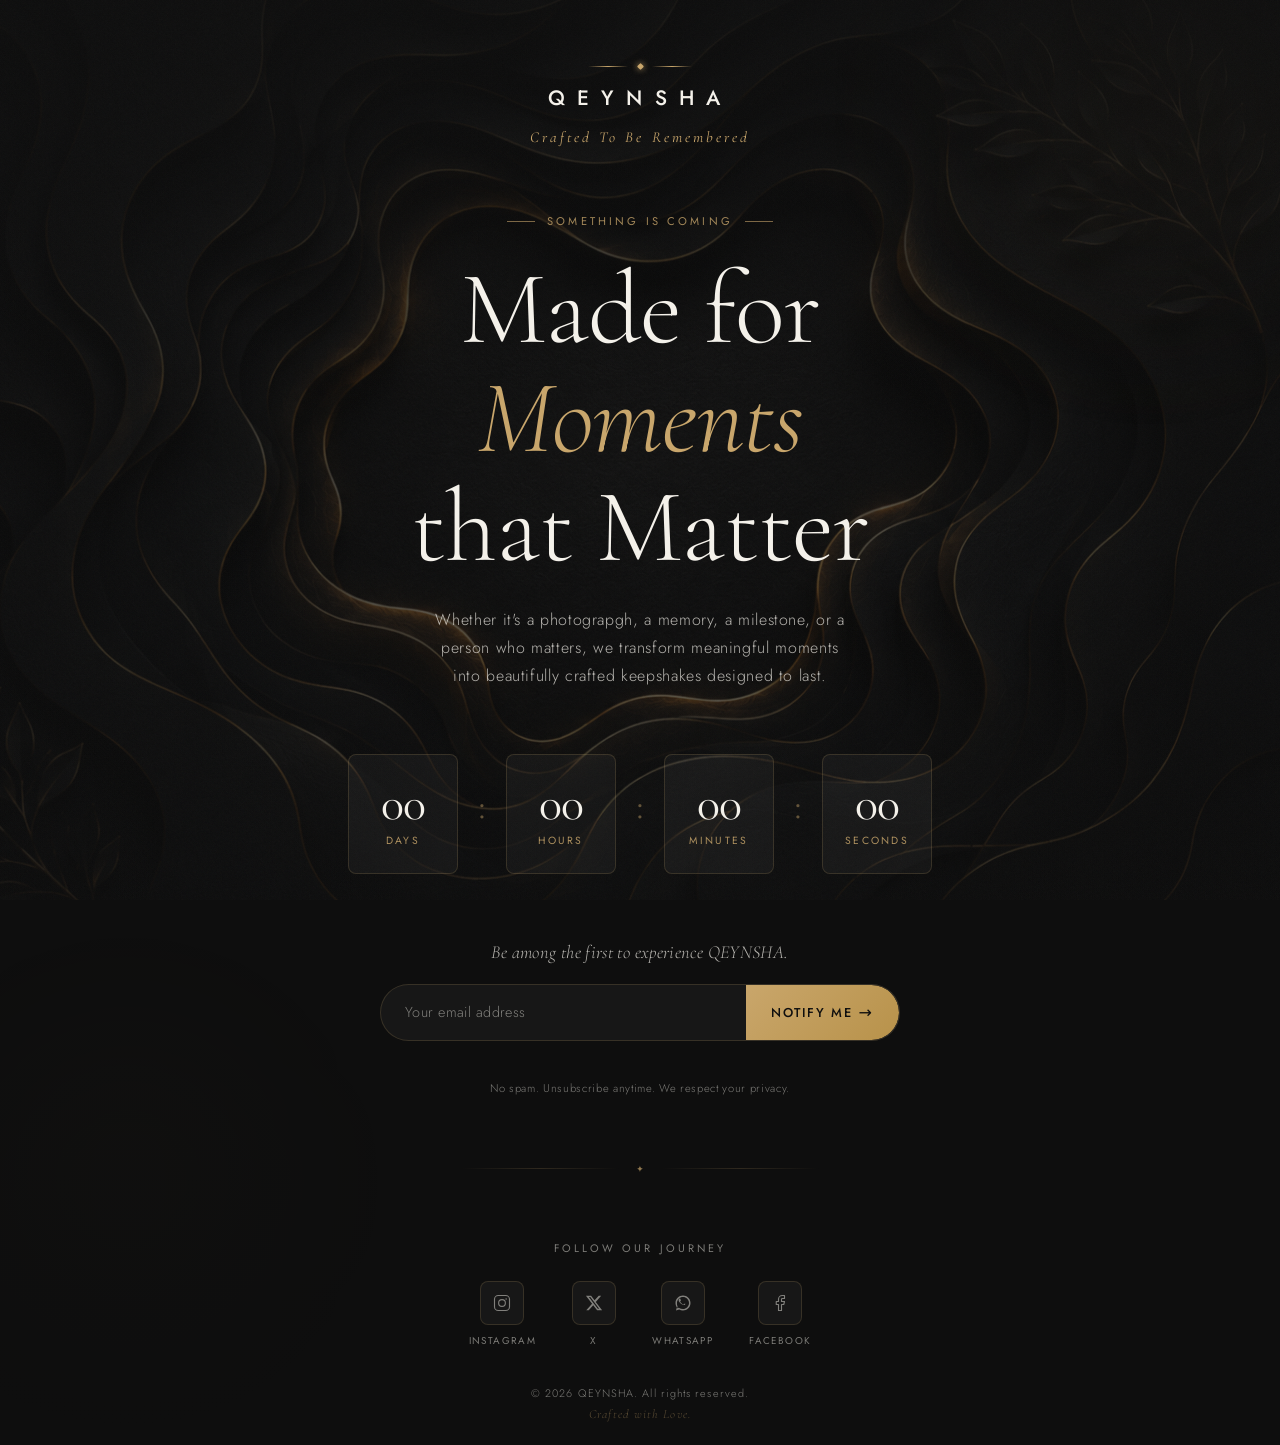
<file: index.html>
<!DOCTYPE html>
<html lang="en">
<head>
  <meta charset="UTF-8" />
  <meta name="viewport" content="width=device-width, initial-scale=1.0" />

  <!-- ============================================================
       SEO META TAGS
       ============================================================ -->
  <title>QEYNSHA — Premium Personalized Gifts | Coming Soon</title>
  <meta name="description" content="Qeynsha crafts premium personalized gifts designed to leave a lasting impression. Something thoughtful is arriving. Be first to know." />
  <meta name="keywords" content="luxury gifts, personalized gifts, premium gifting, bespoke gifts, QEYNSHA" />
  <meta name="robots" content="index, follow" />
  <link rel="canonical" href="https://qeynsha.com" />

  <!-- ============================================================
       OPEN GRAPH / SOCIAL SHARING TAGS
       ============================================================ -->
  <meta property="og:type" content="website" />
  <meta property="og:title" content="QEYNSHA — Something Thoughtful Is Arriving" />
  <meta property="og:description" content="Premium personalized gifts designed to leave a lasting impression." />
  <!-- REPLACE: Update this URL with your actual hosted OG image (1200x630px recommended) -->
  <meta property="og:image" content="https://qeynsha.com/og-image.jpg" />
  <meta property="og:url" content="https://qeynsha.com" />
  <meta property="og:site_name" content="QEYNSHA" />

  <meta name="twitter:card" content="summary_large_image" />
  <meta name="twitter:title" content="QEYNSHA — Something Thoughtful Is Arriving" />
  <meta name="twitter:description" content="Premium personalized gifts designed to leave a lasting impression." />
  <!-- REPLACE: Same OG image URL here -->
  <meta name="twitter:image" content="https://qeynsha.com/og-image.jpg" />

  <!-- ============================================================
       FAVICON PLACEHOLDER
       Replace href values with your actual favicon files.
       Generate favicons at: https://realfavicongenerator.net
       ============================================================ -->
  <link rel="icon" type="image/svg+xml" href="favicon.svg" />
  <link rel="icon" type="image/png" sizes="32x32" href="favicon-32x32.png" />
  <link rel="apple-touch-icon" sizes="180x180" href="apple-touch-icon.png" />

  <!-- ============================================================
       FONTS
       Using Cormorant Garamond (display) + Jost (body) for
       a distinctly luxury editorial pairing.
       ============================================================ -->
  <link rel="preconnect" href="https://fonts.googleapis.com" />
  <link rel="preconnect" href="https://fonts.gstatic.com" crossorigin />
  <link
    href="https://fonts.googleapis.com/css2?family=Cormorant+Garamond:ital,wght@0,300;0,400;0,500;1,300;1,400&family=Jost:wght@200;300;400;500&display=swap"
    rel="stylesheet"
  />

  <link rel="stylesheet" href="style.css" />
</head>

<body>

  <!-- ============================================================
       AMBIENT GRAIN OVERLAY (pure CSS noise texture for luxury feel)
       ============================================================ -->
  <div class="grain-overlay" aria-hidden="true"></div>

  <!-- ============================================================
       HERO SECTION
       REPLACE: Change the CSS background-image in style.css
       inside the .hero selector to your actual background image.
       ============================================================ -->
  <section class="hero" aria-label="Coming soon hero section">

    <!-- Layered background overlays for depth -->
    <div class="hero__overlay hero__overlay--radial" aria-hidden="true"></div>
    <div class="hero__overlay hero__overlay--bottom" aria-hidden="true"></div>
    <div class="hero__overlay hero__overlay--top" aria-hidden="true"></div>

    <!-- Floating decorative orbs -->
    <div class="orb orb--1" aria-hidden="true"></div>
    <div class="orb orb--2" aria-hidden="true"></div>

    <div class="hero__content">

      <!-- Logo / Brand Name -->
      <header class="brand" role="banner">
        <div class="brand__mark" aria-hidden="true">
          <span class="brand__mark-line"></span>
          <span class="brand__diamond"></span>
          <span class="brand__mark-line"></span>
        </div>
        <h1 class="brand__name">QEYNSHA</h1>
        <p class="brand__tagline">Crafted To Be Remembered</p>
      </header>

      <!-- Hero Headline -->
      <div class="headline-block">
        <div class="headline-block__eyebrow" aria-hidden="true">
          <span class="eyebrow-line"></span>
          <span class="eyebrow-text">Something is coming</span>
          <span class="eyebrow-line"></span>
        </div>
        <h2 class="headline-block__title">
          Made for<br />
          <em>Moments</em><br />
          that Matter
        </h2>
        <p class="headline-block__sub">
          Whether it's a photograpgh, a memory, a milestone, or a person who matters, we transform meaningful moments into beautifully crafted keepshakes designed to last. 
        </p>
      </div>

      <!-- ============================================================
           COUNTDOWN TIMER
           REPLACE: Change the LAUNCH_DATE value in script.js
           to your actual launch date (format: 'YYYY-MM-DDTHH:MM:SS')
           ============================================================ -->
      <div
        class="countdown"
        role="timer"
        aria-label="Countdown to launch"
        aria-live="polite"
      >
        <div class="countdown__card" aria-label="Days remaining">
          <div class="countdown__number" id="days">00</div>
          <div class="countdown__label">Days</div>
          <div class="countdown__card-glow" aria-hidden="true"></div>
        </div>
        <div class="countdown__separator" aria-hidden="true">:</div>
        <div class="countdown__card" aria-label="Hours remaining">
          <div class="countdown__number" id="hours">00</div>
          <div class="countdown__label">Hours</div>
          <div class="countdown__card-glow" aria-hidden="true"></div>
        </div>
        <div class="countdown__separator" aria-hidden="true">:</div>
        <div class="countdown__card" aria-label="Minutes remaining">
          <div class="countdown__number" id="minutes">00</div>
          <div class="countdown__label">Minutes</div>
          <div class="countdown__card-glow" aria-hidden="true"></div>
        </div>
        <div class="countdown__separator" aria-hidden="true">:</div>
        <div class="countdown__card" aria-label="Seconds remaining">
          <div class="countdown__number" id="seconds">00</div>
          <div class="countdown__label">Seconds</div>
          <div class="countdown__card-glow" aria-hidden="true"></div>
        </div>
      </div>

      <!-- ============================================================
           EMAIL CAPTURE FORM
           REPLACE: See script.js for email submission handling.
           Options documented there:
             1. GitHub Pages static form via Formspree (free)
             2. EmailJS (free tier)
             3. Netlify Forms (if hosting on Netlify)
           ============================================================ -->
      <div class="email-section">
        <p class="email-section__invite">
          Be among the first to experience QEYNSHA.
        </p>

        <div
          class="email-form"
          role="form"
          aria-label="Early access email signup"
          id="emailForm"
        >
          <div class="email-form__row">
            <label for="emailInput" class="visually-hidden">
              Your email address
            </label>
            <input
              type="email"
              id="emailInput"
              class="email-form__input"
              placeholder="Your email address"
              autocomplete="email"
              aria-required="true"
              aria-describedby="emailError emailSuccess"
              required
            />
            <button
              type="button"
              class="email-form__btn"
              id="submitBtn"
              aria-label="Join the early access list"
              onclick="handleEmailSubmit()"
            >
              <span class="btn-text">Notify Me</span>
              <span class="btn-arrow" aria-hidden="true">→</span>
            </button>
          </div>
          <p
            class="email-form__error"
            id="emailError"
            role="alert"
            aria-live="assertive"
          ></p>
          <div
            class="email-form__success"
            id="emailSuccess"
            role="status"
            aria-live="polite"
            style="display:none"
          >
            <span class="success-icon" aria-hidden="true">✦</span>
            <span>You're on the list. We'll be in touch.</span>
          </div>
        </div>

        <p class="email-section__privacy">
          No spam. Unsubscribe anytime. We respect your privacy.
        </p>
      </div>

      <!-- Divider -->
      <div class="divider" aria-hidden="true">
        <span class="divider__line"></span>
        <span class="divider__ornament">✦</span>
        <span class="divider__line"></span>
      </div>

      <!-- ============================================================
           SOCIAL LINKS
           REPLACE: Update each href with your actual social media URLs
           ============================================================ -->
      <nav class="social" aria-label="Social media links">
        <p class="social__label">Follow Our Journey</p>
        <div class="social__links">

          <!-- Instagram -->
          <a
            href="https://instagram.com/qeynsha"
            class="social__link"
            target="_blank"
            rel="noopener noreferrer"
            aria-label="Follow QEYNSHA on Instagram"
          >
            <div class="social__icon-wrap">
              <svg class="social__icon" viewBox="0 0 24 24" fill="none" xmlns="http://www.w3.org/2000/svg" aria-hidden="true">
                <rect x="2" y="2" width="20" height="20" rx="5" stroke="currentColor" stroke-width="1.5"/>
                <circle cx="12" cy="12" r="4.5" stroke="currentColor" stroke-width="1.5"/>
                <circle cx="17.5" cy="6.5" r="1" fill="currentColor"/>
              </svg>
            </div>
            <span class="social__name">Instagram</span>
          </a>

          <!-- X / Twitter -->
          <a
            href="https://x.com/qeynsha"
            class="social__link"
            target="_blank"
            rel="noopener noreferrer"
            aria-label="Follow QEYNSHA on X"
          >
            <div class="social__icon-wrap">
              <svg class="social__icon" viewBox="0 0 24 24" fill="none" xmlns="http://www.w3.org/2000/svg" aria-hidden="true">
                <path d="M18.244 2.25h3.308l-7.227 8.26 8.502 11.24H16.17l-5.214-6.817L4.99 21.75H1.68l7.73-8.835L1.254 2.25H8.08l4.713 6.231zm-1.161 17.52h1.833L7.084 4.126H5.117z" fill="currentColor"/>
              </svg>
            </div>
            <span class="social__name">X</span>
          </a>

          <!-- WhatsApp -->
          <a
            href="https://wa.me/8799782362"
            class="social__link"
            target="_blank"
            rel="noopener noreferrer"
            aria-label="Chat with QEYNSHA on WhatsApp"
          >
            <div class="social__icon-wrap">
              <svg class="social__icon" viewBox="0 0 24 24" fill="none" xmlns="http://w3.org" aria-hidden="true">
                <path d="M12 2C6.48 2 2 6.48 2 12c0 2.17.7 4.19 1.89 5.83L2.61 22l4.33-1.23A9.94 9.94 0 0 0 12 22c5.52 0 10-4.48 10-10S17.52 2 12 2zm0 18c-1.84 0-3.55-.55-5-1.5l-.36-.21-2.58.73.75-2.46-.24-.38A7.93 7.93 0 0 1 4 12c0-4.41 3.59-8 8-8s8 3.59 8 8-3.59 8-8 8z" fill="currentColor"/>
                <path d="M15.42 13.6c-.22-.11-1.3-.64-1.51-.71-.2-.07-.35-.11-.5.11-.15.22-.58.71-.71.86-.13.15-.26.17-.48.06A6.07 6.07 0 0 1 10 12.3c-.9-.78-1.5-1.74-1.68-2.04-.18-.3-.02-.46.13-.61.13-.13.3-.34.44-.5.15-.17.2-.28.3-.47.1-.19.05-.36-.02-.5-.07-.15-.5-1.21-.69-1.67-.18-.44-.36-.38-.5-.38h-.42c-.15 0-.4.06-.6.28-.2.22-.78.76-.78 1.86s.8 2.17.91 2.32c.11.15 1.58 2.41 3.82 3.38.53.23.95.37 1.28.48.54.17 1.03.15 1.41.09.43-.06 1.3-.53 1.49-1.04.18-.51.18-.95.13-1.04-.05-.09-.2-.15-.42-.26z" fill="currentColor"/>
              </svg>
            </div>
            <span class="social__name">WhatsApp</span>
          </a>

          <!-- Facebook -->
          <a
            href="https://facebook.com/profile.php?id=61590528933509"
            class="social__link"
            target="_blank"
            rel="noopener noreferrer"
            aria-label="Follow QEYNSHA on Facebook"
          >
            <div class="social__icon-wrap">
              <svg class="social__icon" viewBox="0 0 24 24" fill="none" xmlns="http://www.w3.org/2000/svg" aria-hidden="true">
                <path d="M18 2h-3a5 5 0 0 0-5 5v3H7v4h3v8h4v-8h3l1-4h-4V7a1 1 0 0 1 1-1h3z" stroke="currentColor" stroke-width="1.5" stroke-linecap="round" stroke-linejoin="round"/>
              </svg>
            </div>
            <span class="social__name">Facebook</span>
          </a>

        </div>
      </nav>

    </div><!-- /.hero__content -->

    <!-- Footer inside hero -->
    <footer class="hero__footer" role="contentinfo">
      <p>© <span id="currentYear"></span> QEYNSHA. All rights reserved.</p>
      <p class="hero__footer-sub">Crafted with Love.</p>
    </footer>

  </section>

  <script src="script.js"></script>
</body>
</html>
</file>
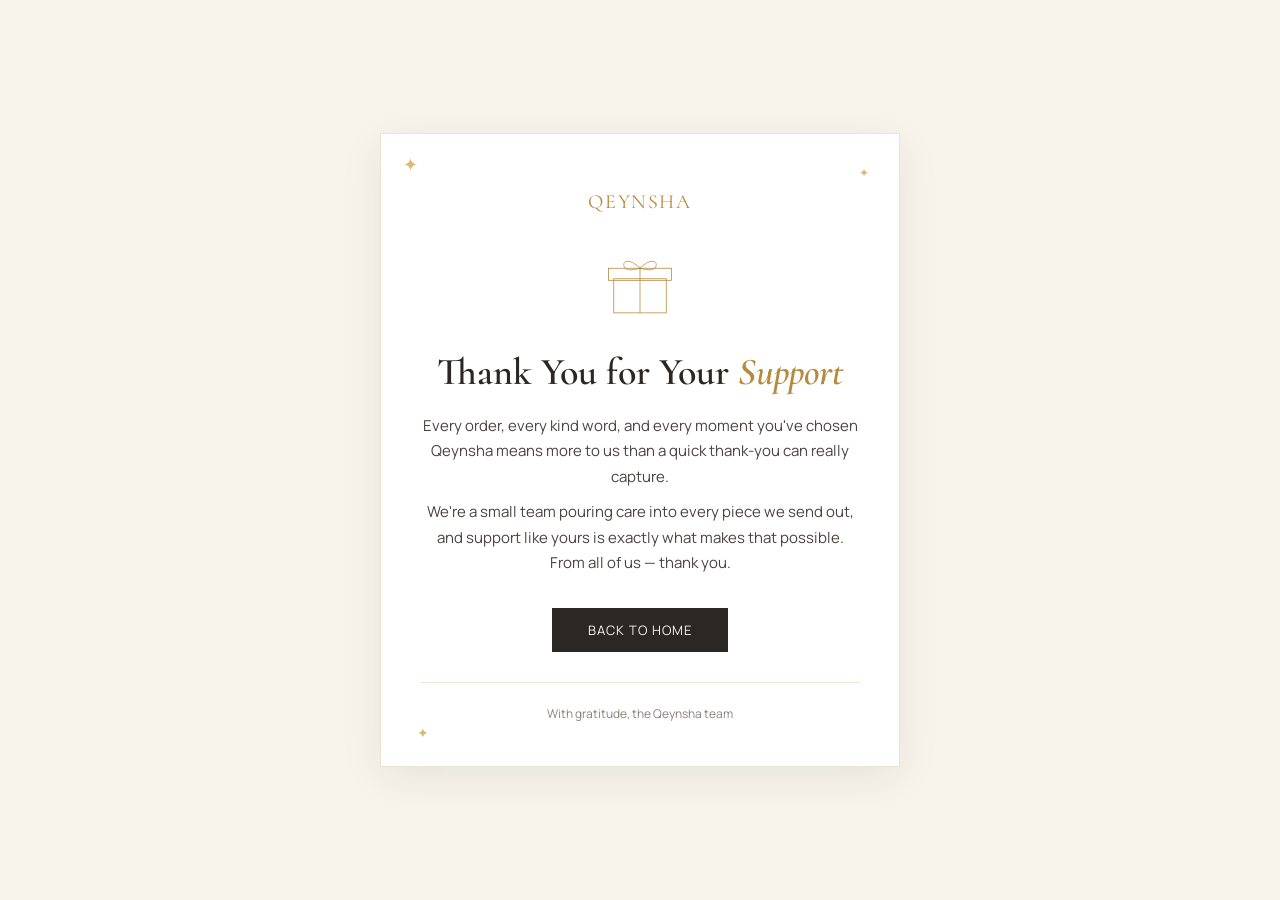
<file: thank-you.html>
<!DOCTYPE html>
<html lang="en">
<head>
<meta charset="UTF-8" />
<meta name="viewport" content="width=device-width, initial-scale=1.0" />
<title>Thank You — Qeynsha</title>
<!--
  ===========================================================================
  QEYNSHA — "THANK YOU FOR YOUR SUPPORT" PAGE
  ===========================================================================
  A single, standalone HTML+CSS file. No JavaScript, no build step, no
  connection to any other file or system — just open it in a browser, or
  drop it anywhere you'd like to host it.

  WHAT TO EDIT
  Everything you'd want to change is text inside the <body> below:
    - The heading and message text
    - The "Back to Home" link's href (currently points to "/")
    - The footer line at the bottom

  All colors, fonts, and spacing live in the <style> block above the body
  if you ever want to adjust the look.
  ===========================================================================
-->
<link rel="preconnect" href="https://fonts.googleapis.com" />
<link rel="preconnect" href="https://fonts.gstatic.com" crossorigin />
<link
  href="https://fonts.googleapis.com/css2?family=Cormorant:wght@500;600;700&family=Manrope:wght@400;500;600&display=swap"
  rel="stylesheet"
/>
<style>
  /* -------------------------------------------------------------------
     Brand tokens — same palette as the main Qeynsha website.
     Change these five values to re-theme the whole page.
     ------------------------------------------------------------------- */
  :root {
    --cream: #f8f4ec;
    --beige: #ede3d2;
    --gold: #b68a3c;
    --gold-light: #d9b978;
    --charcoal: #2b2724;
  }

  * {
    margin: 0;
    padding: 0;
    box-sizing: border-box;
  }

  html, body {
    height: 100%;
  }

  body {
    background: var(--cream);
    color: var(--charcoal);
    font-family: "Manrope", -apple-system, sans-serif;
    display: flex;
    align-items: center;
    justify-content: center;
    min-height: 100vh;
    padding: 24px;
  }

  /* -------------------------------------------------------------------
     Card
     ------------------------------------------------------------------- */
  .card {
    position: relative;
    max-width: 520px;
    width: 100%;
    background: #ffffff;
    border: 1px solid var(--beige);
    padding: 56px 40px 44px;
    text-align: center;
    box-shadow: 0 10px 40px rgba(43, 39, 36, 0.08);
    animation: fadeInUp 0.7s ease both;
  }

  @keyframes fadeInUp {
    from {
      opacity: 0;
      transform: translateY(12px);
    }
    to {
      opacity: 1;
      transform: translateY(0);
    }
  }

  /* Small decorative gold sparkles around the card — purely CSS. */
  .sparkle {
    position: absolute;
    color: var(--gold-light);
    font-size: 18px;
    animation: pulse 2.6s ease-in-out infinite;
  }
  .sparkle.s1 { top: 18px;  left: 22px;  animation-delay: 0s; }
  .sparkle.s2 { top: 30px;  right: 30px; animation-delay: 0.6s; font-size: 12px; }
  .sparkle.s3 { bottom: 24px; left: 36px; animation-delay: 1.2s; font-size: 14px; }

  @keyframes pulse {
    0%, 100% { opacity: 0.35; transform: scale(0.9); }
    50%      { opacity: 1;    transform: scale(1.1); }
  }

  /* -------------------------------------------------------------------
     Brand mark + ribboned gift icon (same motif as the homepage)
     ------------------------------------------------------------------- */
  .brand {
    font-family: "Cormorant", Georgia, serif;
    font-size: 20px;
    letter-spacing: 0.08em;
    text-transform: uppercase;
    color: var(--gold);
    margin-bottom: 28px;
  }

  .icon {
    margin: 0 auto 20px;
    width: 84px;
    height: 84px;
  }

  /* -------------------------------------------------------------------
     Typography
     ------------------------------------------------------------------- */
  h1 {
    font-family: "Cormorant", Georgia, serif;
    font-weight: 600;
    font-size: 38px;
    line-height: 1.15;
    color: var(--charcoal);
  }

  h1 em {
    color: var(--gold);
    font-style: italic;
  }

  p.message {
    margin-top: 18px;
    font-size: 15px;
    line-height: 1.7;
    color: #4a443e;
  }

  p.message + p.message {
    margin-top: 10px;
  }

  /* -------------------------------------------------------------------
     Button
     ------------------------------------------------------------------- */
  .btn {
    display: inline-block;
    margin-top: 32px;
    padding: 13px 36px;
    background: var(--charcoal);
    color: var(--cream);
    text-decoration: none;
    font-size: 13px;
    letter-spacing: 0.08em;
    text-transform: uppercase;
    transition: background-color 0.2s ease;
  }
  .btn:hover {
    background: var(--gold);
  }

  /* -------------------------------------------------------------------
     Footer
     ------------------------------------------------------------------- */
  .footer-note {
    margin-top: 30px;
    padding-top: 22px;
    border-top: 1px solid var(--beige);
    font-size: 12px;
    color: #8a8278;
  }
</style>
</head>
<body>

  <div class="card">
    <span class="sparkle s1">✦</span>
    <span class="sparkle s2">✦</span>
    <span class="sparkle s3">✦</span>

    <!-- EDIT: your brand name -->
    <div class="brand">Qeynsha</div>

    <!-- Decorative ribboned gift box icon, matches the main site's homepage -->
    <svg class="icon" viewBox="0 0 320 320" fill="none" xmlns="http://www.w3.org/2000/svg" aria-hidden="true">
      <rect x="60" y="140" width="200" height="130" stroke="#B68A3C" stroke-width="3" />
      <rect x="40" y="100" width="240" height="46" stroke="#B68A3C" stroke-width="3" />
      <line x1="160" y1="100" x2="160" y2="270" stroke="#B68A3C" stroke-width="3" />
      <path
        d="M160 100 C120 60, 90 70, 100 95 C108 112, 140 105, 160 100 C180 105, 212 112, 220 95 C230 70, 200 60, 160 100 Z"
        stroke="#B68A3C"
        stroke-width="3"
      />
      <circle cx="160" cy="100" r="4" fill="#B68A3C" />
    </svg>

    <!-- EDIT: heading -->
    <h1>Thank You for Your <em>Support</em></h1>

    <!-- EDIT: your message — split into separate <p class="message"> tags for spacing -->
    <p class="message">
      Every order, every kind word, and every moment you've chosen Qeynsha
      means more to us than a quick thank-you can really capture.
    </p>
    <p class="message">
      We're a small team pouring care into every piece we send out, and
      support like yours is exactly what makes that possible. From all of
      us — thank you.
    </p>

    <!-- EDIT: change href="/" to wherever you'd like this button to lead,
         or delete this whole <a> tag if you don't want a button at all. -->
    <a class="btn" href="/">Back to Home</a>

    <!-- EDIT: footer line -->
    <div class="footer-note">With gratitude, the Qeynsha team</div>
  </div>

</body>
</html>
</file>
<file: style.css>
/* ================================================================
   QEYNSHA — Coming Soon Landing Page
   style.css
   
   Architecture:
   1. CSS Custom Properties (Design Tokens)
   2. Reset & Base
   3. Grain Overlay
   4. Hero & Background
   5. Brand / Logo
   6. Headline Block
   7. Countdown Timer
   8. Email Capture
   9. Divider
   10. Social Links
   11. Footer
   12. Animations & Keyframes
   13. Utility Classes
   14. Responsive Breakpoints
   ================================================================ */


/* ----------------------------------------------------------------
   1. DESIGN TOKENS
   REPLACE: Update colors, fonts here to re-theme the entire page
   ---------------------------------------------------------------- */
:root {
  /* Colors */
  --color-bg:         #0E0E0E;
  --color-surface:    #141414;
  --color-glass:      rgba(255, 255, 255, 0.04);
  --color-glass-border: rgba(201, 166, 107, 0.18);
  --color-text:       #F5F2EB;
  --color-text-muted: rgba(245, 242, 235, 0.48);
  --color-text-sub:   rgba(245, 242, 235, 0.72);
  --color-gold:       #C9A66B;
  --color-gold-light: #DFC08A;
  --color-gold-dim:   rgba(201, 166, 107, 0.24);
  --color-gold-glow:  rgba(201, 166, 107, 0.08);
  --color-error:      #E07070;
  --color-success:    #8FAF85;

  /* Typography */
  --font-display:  'Cormorant Garamond', Georgia, serif;
  --font-body:     'Jost', system-ui, sans-serif;

  /* Spacing */
  --space-xs:  0.5rem;
  --space-sm:  1rem;
  --space-md:  1.5rem;
  --space-lg:  2.5rem;
  --space-xl:  4rem;
  --space-2xl: 6rem;

  /* Motion */
  --ease-luxury:  cubic-bezier(0.16, 1, 0.3, 1);
  --ease-smooth:  cubic-bezier(0.4, 0, 0.2, 1);
  --duration-fast: 240ms;
  --duration-med:  480ms;
  --duration-slow: 800ms;

  /* Radii */
  --radius-sm:  4px;
  --radius-md:  8px;
  --radius-lg:  16px;
  --radius-xl:  24px;
  --radius-pill: 100px;
}


/* ----------------------------------------------------------------
   2. RESET & BASE
   ---------------------------------------------------------------- */
*, *::before, *::after {
  margin: 0;
  padding: 0;
  box-sizing: border-box;
}

html {
  font-size: 16px;
  scroll-behavior: smooth;
  -webkit-text-size-adjust: 100%;
}

body {
  background-color: var(--color-bg);
  color: var(--color-text);
  font-family: var(--font-body);
  font-weight: 300;
  line-height: 1.6;
  min-height: 100vh;
  overflow-x: hidden;
  -webkit-font-smoothing: antialiased;
  -moz-osx-font-smoothing: grayscale;
}

img, svg { display: block; max-width: 100%; }

a {
  color: inherit;
  text-decoration: none;
}

button {
  font-family: inherit;
  cursor: pointer;
  border: none;
  background: none;
}

input {
  font-family: inherit;
  appearance: none;
  -webkit-appearance: none;
}

/* Focus-visible for keyboard nav */
:focus-visible {
  outline: 2px solid var(--color-gold);
  outline-offset: 3px;
  border-radius: var(--radius-sm);
}


/* ----------------------------------------------------------------
   3. GRAIN OVERLAY — adds luxury film texture
   ---------------------------------------------------------------- */
.grain-overlay {
  position: fixed;
  inset: 0;
  z-index: 999;
  pointer-events: none;
  opacity: 0.032;
  background-image: url("data:image/svg+xml,%3Csvg viewBox='0 0 256 256' xmlns='http://www.w3.org/2000/svg'%3E%3Cfilter id='noise'%3E%3CfeTurbulence type='fractalNoise' baseFrequency='0.9' numOctaves='4' stitchTiles='stitch'/%3E%3C/filter%3E%3Crect width='100%25' height='100%25' filter='url(%23noise)'/%3E%3C/svg%3E");
  background-repeat: repeat;
  background-size: 128px 128px;
}


/* ----------------------------------------------------------------
   4. HERO & BACKGROUND
   REPLACE: Update the background-image URL below to your own image.
   Recommended: a high-quality image of elegant gift wrapping,
   ribbon, velvet, bokeh lights, or luxury lifestyle.
   Free options: unsplash.com, pexels.com (search "luxury gift",
   "velvet texture", "bokeh gold")
   ---------------------------------------------------------------- */
.hero {
  position: relative;
  min-height: 100vh;
  display: flex;
  flex-direction: column;
  align-items: center;
  justify-content: center;

  /* REPLACE: Swap this URL with your background image URL or local path */
  background-image: url('BG.png');
  background-size: cover;
  background-position: center center;
  background-attachment: fixed;
  background-repeat: no-repeat;

  padding: var(--space-xl) var(--space-md);
  padding-bottom: 6rem;
}

/* Multi-layer dark overlay for depth and readability */
.hero__overlay {
  position: absolute;
  inset: 0;
  pointer-events: none;
}

.hero__overlay--radial {
  background: radial-gradient(
    ellipse 80% 60% at 50% 40%,
    rgba(14,14,14,0.55) 0%,
    rgba(14,14,14,0.92) 100%
  );
  z-index: 1;
}

.hero__overlay--bottom {
  background: linear-gradient(
    to top,
    rgba(14,14,14,1) 0%,
    rgba(14,14,14,0.3) 40%,
    transparent 70%
  );
  z-index: 2;
}

.hero__overlay--top {
  background: linear-gradient(
    to bottom,
    rgba(14,14,14,0.7) 0%,
    transparent 30%
  );
  z-index: 2;
}

/* Ambient glow orbs for atmosphere */
.orb {
  position: absolute;
  border-radius: 50%;
  pointer-events: none;
  z-index: 1;
  filter: blur(80px);
  animation: orb-drift 12s ease-in-out infinite alternate;
}

.orb--1 {
  width: clamp(300px, 40vw, 600px);
  height: clamp(300px, 40vw, 600px);
  top: -10%;
  right: -10%;
  background: radial-gradient(circle, rgba(201,166,107,0.07) 0%, transparent 70%);
  animation-duration: 15s;
}

.orb--2 {
  width: clamp(200px, 30vw, 450px);
  height: clamp(200px, 30vw, 450px);
  bottom: 5%;
  left: -5%;
  background: radial-gradient(circle, rgba(201,166,107,0.05) 0%, transparent 70%);
  animation-duration: 20s;
  animation-delay: -7s;
}

@keyframes orb-drift {
  from { transform: translate(0, 0) scale(1); }
  to   { transform: translate(30px, -40px) scale(1.08); }
}

/* Hero content wrapper */
.hero__content {
  position: relative;
  z-index: 10;
  width: 100%;
  max-width: 760px;
  margin: 0 auto;
  display: flex;
  flex-direction: column;
  align-items: center;
  gap: var(--space-lg);
  text-align: center;
}


/* ----------------------------------------------------------------
   5. BRAND / LOGO
   ---------------------------------------------------------------- */
.brand {
  display: flex;
  flex-direction: column;
  align-items: center;
  gap: 0.6rem;
  animation: fade-up 1s var(--ease-luxury) 0.1s both;
}

.brand__mark {
  display: flex;
  align-items: center;
  gap: 0.6rem;
  margin-bottom: 0.2rem;
}

.brand__mark-line {
  display: block;
  width: 40px;
  height: 1px;
  background: linear-gradient(to right, transparent, var(--color-gold), transparent);
}

.brand__diamond {
  display: block;
  width: 5px;
  height: 5px;
  background: var(--color-gold);
  transform: rotate(45deg);
  border-radius: 1px;
  box-shadow: 0 0 6px var(--color-gold);
}

.brand__name {
  font-family: var(--font-body);
  font-size: clamp(1.1rem, 2.5vw, 1.3rem);
  align-items: center;
  font-weight: 500;
  letter-spacing: 0.58em;
  color: var(--color-text);
  text-transform: uppercase;
}

.brand__tagline {
  font-family: var(--font-display);
  font-style: italic;
  font-weight: 400;
  font-size: clamp(0.85rem, 1.8vw, 0.95rem);
  color: var(--color-gold);
  letter-spacing: 0.2em;
}


/* ----------------------------------------------------------------
   6. HEADLINE BLOCK
   ---------------------------------------------------------------- */
.headline-block {
  display: flex;
  flex-direction: column;
  align-items: center;
  gap: var(--space-md);
  animation: fade-up 1s var(--ease-luxury) 0.3s both;
}

.headline-block__eyebrow {
  display: flex;
  align-items: center;
  gap: 0.75rem;
  font-family: var(--font-body);
  font-size: 0.7rem;
  font-weight: 400;
  letter-spacing: 0.28em;
  text-transform: uppercase;
  color: var(--color-gold);
}

.eyebrow-line {
  display: block;
  width: 28px;
  height: 1px;
  background: var(--color-gold);
  opacity: 0.6;
}

.eyebrow-text {
  opacity: 0.8;
}

.headline-block__title {
  font-family: var(--font-display);
  font-size: clamp(3rem, 9vw, 6.5rem);
  font-weight: 300;
  line-height: 1.05;
  color: var(--color-text);
  letter-spacing: -0.01em;
}

/* The italic "Thoughtful" word */
.headline-block__title em {
  font-style: bold;
  color: var(--color-gold);
  display: inline-block;
  font-weight: 300;
}

.headline-block__sub {
  font-family: var(--font-body);
  font-size: clamp(0.875rem, 2vw, 1rem);
  font-weight: 300;
  color: var(--color-text-sub);
  letter-spacing: 0.04em;
  max-width: 46ch;
  line-height: 1.75;
}


/* ----------------------------------------------------------------
   7. COUNTDOWN TIMER
   ---------------------------------------------------------------- */
.countdown {
  display: flex;
  align-items: center;
  gap: clamp(0.5rem, 2vw, 1.25rem);
  animation: fade-up 1s var(--ease-luxury) 0.5s both;
}

.countdown__card {
  position: relative;
  display: flex;
  flex-direction: column;
  align-items: center;
  justify-content: center;
  width: clamp(70px, 16vw, 110px);
  height: clamp(80px, 18vw, 120px);
  padding: var(--space-sm) var(--space-xs);
  background: var(--color-glass);
  border: 1px solid var(--color-glass-border);
  border-radius: var(--radius-md);
  backdrop-filter: blur(12px);
  -webkit-backdrop-filter: blur(12px);
  overflow: hidden;
  transition: transform var(--duration-fast) var(--ease-smooth),
              border-color var(--duration-fast) var(--ease-smooth);
}

.countdown__card:hover {
  transform: translateY(-3px);
  border-color: rgba(201,166,107,0.38);
}

.countdown__card-glow {
  position: absolute;
  inset: 0;
  background: radial-gradient(ellipse at 50% 120%, var(--color-gold-dim) 0%, transparent 65%);
  opacity: 0;
  transition: opacity var(--duration-med) var(--ease-smooth);
  pointer-events: none;
}

.countdown__card:hover .countdown__card-glow {
  opacity: 1;
}

.countdown__number {
  font-family: var(--font-display);
  font-size: clamp(1.8rem, 5.5vw, 3rem);
  font-weight: 400;
  line-height: 1;
  color: var(--color-text);
  letter-spacing: -0.02em;
  /* Flip animation applied via JS class */
  transition: opacity 200ms ease;
}

/* Class toggled by JS for tick animation */
.countdown__number.tick {
  animation: count-tick 350ms var(--ease-luxury);
}

@keyframes count-tick {
  0%   { transform: translateY(-6px); opacity: 0; }
  100% { transform: translateY(0);    opacity: 1; }
}

.countdown__label {
  font-family: var(--font-body);
  font-size: clamp(0.55rem, 1.2vw, 0.65rem);
  font-weight: 400;
  letter-spacing: 0.22em;
  text-transform: uppercase;
  color: var(--color-gold);
  margin-top: 0.3rem;
  opacity: 0.85;
}

.countdown__separator {
  font-family: var(--font-display);
  font-size: clamp(1.5rem, 4vw, 2.5rem);
  font-weight: 300;
  color: var(--color-gold);
  opacity: 0.45;
  margin-bottom: 1.2rem; /* align with numbers, not labels */
  animation: sep-pulse 2s ease-in-out infinite;
}

@keyframes sep-pulse {
  0%, 100% { opacity: 0.45; }
  50%       { opacity: 0.15; }
}


/* ----------------------------------------------------------------
   8. EMAIL CAPTURE
   ---------------------------------------------------------------- */
.email-section {
  width: 100%;
  max-width: 540px;
  display: flex;
  flex-direction: column;
  align-items: center;
  gap: var(--space-sm);
  animation: fade-up 1s var(--ease-luxury) 0.7s both;
}

.email-section__invite {
  font-family: var(--font-display);
  font-style: italic;
  font-weight: 300;
  font-size: clamp(1rem, 2.2vw, 1.15rem);
  color: var(--color-text-sub);
  letter-spacing: 0.02em;
}

.email-form {
  width: 100%;
  display: flex;
  flex-direction: column;
  gap: 0.5rem;
}

.email-form__row {
  display: flex;
  gap: 0;
  width: 100%;
  background: var(--color-glass);
  border: 1px solid var(--color-glass-border);
  border-radius: var(--radius-pill);
  overflow: hidden;
  backdrop-filter: blur(12px);
  -webkit-backdrop-filter: blur(12px);
  transition: border-color var(--duration-fast) var(--ease-smooth),
              box-shadow var(--duration-fast) var(--ease-smooth);
}

.email-form__row:focus-within {
  border-color: rgba(201,166,107,0.5);
  box-shadow: 0 0 0 3px rgba(201,166,107,0.08),
              0 8px 32px rgba(0,0,0,0.4);
}

.email-form__input {
  flex: 1;
  min-width: 0;
  padding: 1rem 1.5rem;
  background: transparent;
  border: none;
  outline: none;
  color: var(--color-text);
  font-family: var(--font-body);
  font-size: 0.9rem;
  font-weight: 300;
  letter-spacing: 0.03em;
}

.email-form__input::placeholder {
  color: var(--color-text-muted);
}

.email-form__input:-webkit-autofill {
  -webkit-box-shadow: 0 0 0 100px #1a1a1a inset;
  -webkit-text-fill-color: var(--color-text);
}

.email-form__btn {
  display: flex;
  align-items: center;
  gap: 0.4rem;
  padding: 1rem 1.6rem;
  background: linear-gradient(135deg, var(--color-gold) 0%, #B8924A 100%);
  color: #0E0E0E;
  font-family: var(--font-body);
  font-size: 0.8rem;
  font-weight: 500;
  letter-spacing: 0.12em;
  text-transform: uppercase;
  border: none;
  cursor: pointer;
  border-radius: 0 var(--radius-pill) var(--radius-pill) 0;
  flex-shrink: 0;
  transition: background var(--duration-fast) var(--ease-smooth),
              transform var(--duration-fast) var(--ease-smooth),
              box-shadow var(--duration-fast) var(--ease-smooth);
  position: relative;
  overflow: hidden;
}

.email-form__btn::before {
  content: '';
  position: absolute;
  inset: 0;
  background: linear-gradient(135deg, rgba(255,255,255,0.12) 0%, transparent 60%);
  opacity: 0;
  transition: opacity var(--duration-fast) ease;
}

.email-form__btn:hover::before { opacity: 1; }

.email-form__btn:hover {
  box-shadow: 0 4px 20px rgba(201,166,107,0.32);
  transform: translateY(-1px);
}

.email-form__btn:active {
  transform: translateY(0);
  box-shadow: none;
}

.email-form__btn.loading {
  pointer-events: none;
  opacity: 0.8;
}

.btn-arrow {
  font-size: 1rem;
  transition: transform var(--duration-fast) ease;
  display: inline-block;
}

.email-form__btn:hover .btn-arrow {
  transform: translateX(3px);
}

/* Error state */
.email-form__error {
  font-family: var(--font-body);
  font-size: 0.78rem;
  font-weight: 300;
  color: var(--color-error);
  letter-spacing: 0.03em;
  text-align: center;
  min-height: 1.2em;
  transition: opacity var(--duration-fast) ease;
}

/* Success state */
.email-form__success {
  display: flex;
  align-items: center;
  justify-content: center;
  gap: 0.6rem;
  padding: var(--space-sm) var(--space-md);
  background: rgba(143, 175, 133, 0.08);
  border: 1px solid rgba(143, 175, 133, 0.25);
  border-radius: var(--radius-md);
  color: var(--color-success);
  font-family: var(--font-body);
  font-size: 0.88rem;
  font-weight: 300;
  letter-spacing: 0.05em;
  animation: fade-up 0.5s var(--ease-luxury) both;
}

.success-icon {
  color: var(--color-gold);
  font-size: 0.8rem;
  animation: spin-once 0.6s var(--ease-luxury);
}

@keyframes spin-once {
  from { transform: rotate(-180deg) scale(0); opacity: 0; }
  to   { transform: rotate(0) scale(1); opacity: 1; }
}

.email-section__privacy {
  font-family: var(--font-body);
  font-size: 0.7rem;
  font-weight: 300;
  color: var(--color-text-muted);
  letter-spacing: 0.06em;
}


/* ----------------------------------------------------------------
   9. DIVIDER
   ---------------------------------------------------------------- */
.divider {
  display: flex;
  align-items: center;
  gap: var(--space-sm);
  width: 100%;
  max-width: 360px;
  animation: fade-up 1s var(--ease-luxury) 0.9s both;
}

.divider__line {
  flex: 1;
  height: 1px;
  background: linear-gradient(to right, transparent, var(--color-glass-border), transparent);
}

.divider__ornament {
  color: var(--color-gold);
  font-size: 0.55rem;
  opacity: 0.7;
}


/* ----------------------------------------------------------------
   10. SOCIAL LINKS
   ---------------------------------------------------------------- */
.social {
  display: flex;
  flex-direction: column;
  align-items: center;
  gap: var(--space-md);
  animation: fade-up 1s var(--ease-luxury) 1.1s both;
}

.social__label {
  font-family: var(--font-body);
  font-size: 0.68rem;
  font-weight: 400;
  letter-spacing: 0.28em;
  text-transform: uppercase;
  color: var(--color-text-muted);
}

.social__links {
  display: flex;
  align-items: center;
  gap: clamp(1.25rem, 4vw, 2.25rem);
}

.social__link {
  display: flex;
  flex-direction: column;
  align-items: center;
  gap: 0.5rem;
  text-decoration: none;
  color: var(--color-text-muted);
  transition: color var(--duration-fast) var(--ease-smooth),
              transform var(--duration-fast) var(--ease-smooth);
}

.social__link:hover {
  color: var(--color-gold);
  transform: translateY(-4px);
}

.social__icon-wrap {
  width: 44px;
  height: 44px;
  display: flex;
  align-items: center;
  justify-content: center;
  background: var(--color-glass);
  border: 1px solid var(--color-glass-border);
  border-radius: var(--radius-md);
  backdrop-filter: blur(8px);
  -webkit-backdrop-filter: blur(8px);
  transition: background var(--duration-fast) ease,
              border-color var(--duration-fast) ease,
              box-shadow var(--duration-fast) ease;
}

.social__link:hover .social__icon-wrap {
  background: var(--color-gold-glow);
  border-color: rgba(201,166,107,0.35);
  box-shadow: 0 0 16px rgba(201,166,107,0.14);
}

.social__icon {
  width: 18px;
  height: 18px;
  flex-shrink: 0;
  color: currentColor;
}

.social__name {
  font-family: var(--font-body);
  font-size: 0.62rem;
  font-weight: 400;
  letter-spacing: 0.14em;
  text-transform: uppercase;
}


/* ----------------------------------------------------------------
   11. FOOTER
   ---------------------------------------------------------------- */
.hero__footer {
  position: absolute;
  bottom: 0;
  left: 0;
  right: 0;
  z-index: 10;
  padding: 1.25rem var(--space-md);
  text-align: center;
  font-family: var(--font-body);
  font-size: 0.68rem;
  font-weight: 300;
  color: var(--color-text-muted);
  letter-spacing: 0.1em;
  display: flex;
  flex-direction: column;
  gap: 0.2rem;
  animation: fade-in 1.5s var(--ease-luxury) 1.4s both;
}

.hero__footer-sub {
  font-family: var(--font-display);
  font-style: italic;
  font-size: 0.78rem;
  color: rgba(201,166,107,0.4);
}


/* ----------------------------------------------------------------
   12. KEYFRAME ANIMATIONS
   ---------------------------------------------------------------- */
@keyframes fade-up {
  from {
    opacity: 0;
    transform: translateY(24px);
  }
  to {
    opacity: 1;
    transform: translateY(0);
  }
}

@keyframes fade-in {
  from { opacity: 0; }
  to   { opacity: 1; }
}

@keyframes shimmer {
  0%   { background-position: -200% center; }
  100% { background-position: 200% center; }
}


/* ----------------------------------------------------------------
   13. UTILITY CLASSES
   ---------------------------------------------------------------- */
.visually-hidden {
  position: absolute;
  width: 1px;
  height: 1px;
  padding: 0;
  margin: -1px;
  overflow: hidden;
  clip: rect(0,0,0,0);
  white-space: nowrap;
  border: 0;
}


/* ----------------------------------------------------------------
   14. RESPONSIVE BREAKPOINTS
   ---------------------------------------------------------------- */

/* ---- Mobile S (320px–480px) ---- */
@media (max-width: 480px) {
  .hero {
    background-attachment: scroll; /* Fixes iOS parallax jank */
    padding: var(--space-xl) var(--space-sm);
    padding-bottom: 5rem;
    gap: var(--space-md);
  }

  .hero__content {
    gap: var(--space-md);
  }

  .brand__name {
    letter-spacing: 0.4em;
  }

  .headline-block__title {
    font-size: clamp(2.6rem, 13vw, 3.5rem);
  }

  .countdown {
    gap: 0.4rem;
  }

  .countdown__card {
    width: clamp(62px, 19vw, 78px);
    height: clamp(72px, 21vw, 88px);
  }

  .countdown__separator {
    font-size: 1.4rem;
  }

  .email-form__btn {
    padding: 1rem 1.1rem;
    letter-spacing: 0.06em;
  }

  .btn-arrow {
    display: none;
  }

  .social__links {
    gap: 1rem;
  }

  .social__name {
    font-size: 0.55rem;
  }
}

/* ---- Tablet (481px–768px) ---- */
@media (min-width: 481px) and (max-width: 768px) {
  .hero {
    background-attachment: scroll;
    padding: var(--space-xl) var(--space-md);
    padding-bottom: 5.5rem;
  }

  .headline-block__title {
    font-size: clamp(3.5rem, 10vw, 5rem);
  }
}

/* ---- Desktop (769px+) ---- */
@media (min-width: 769px) {
  .hero__content {
    gap: var(--space-xl);
  }

  .email-form__row {
    max-width: 520px;
    margin: 0 auto;
  }
}

/* ---- Large Desktop (1400px+) ---- */
@media (min-width: 1400px) {
  .hero {
    background-image: url('BG.png');
    /* REPLACE: use a 2400px wide version for retina displays */
  }
}

/* ---- Reduced Motion Preference ---- */
@media (prefers-reduced-motion: reduce) {
  *,
  *::before,
  *::after {
    animation-duration: 0.01ms !important;
    animation-iteration-count: 1 !important;
    transition-duration: 0.01ms !important;
  }

  .orb {
    animation: none;
  }
}

/* ---- High Contrast Mode ---- */
@media (prefers-contrast: high) {
  :root {
    --color-glass-border: rgba(201, 166, 107, 0.5);
    --color-text-muted: rgba(245, 242, 235, 0.75);
    --color-text-sub: rgba(245, 242, 235, 0.9);
  }
}
</file>
